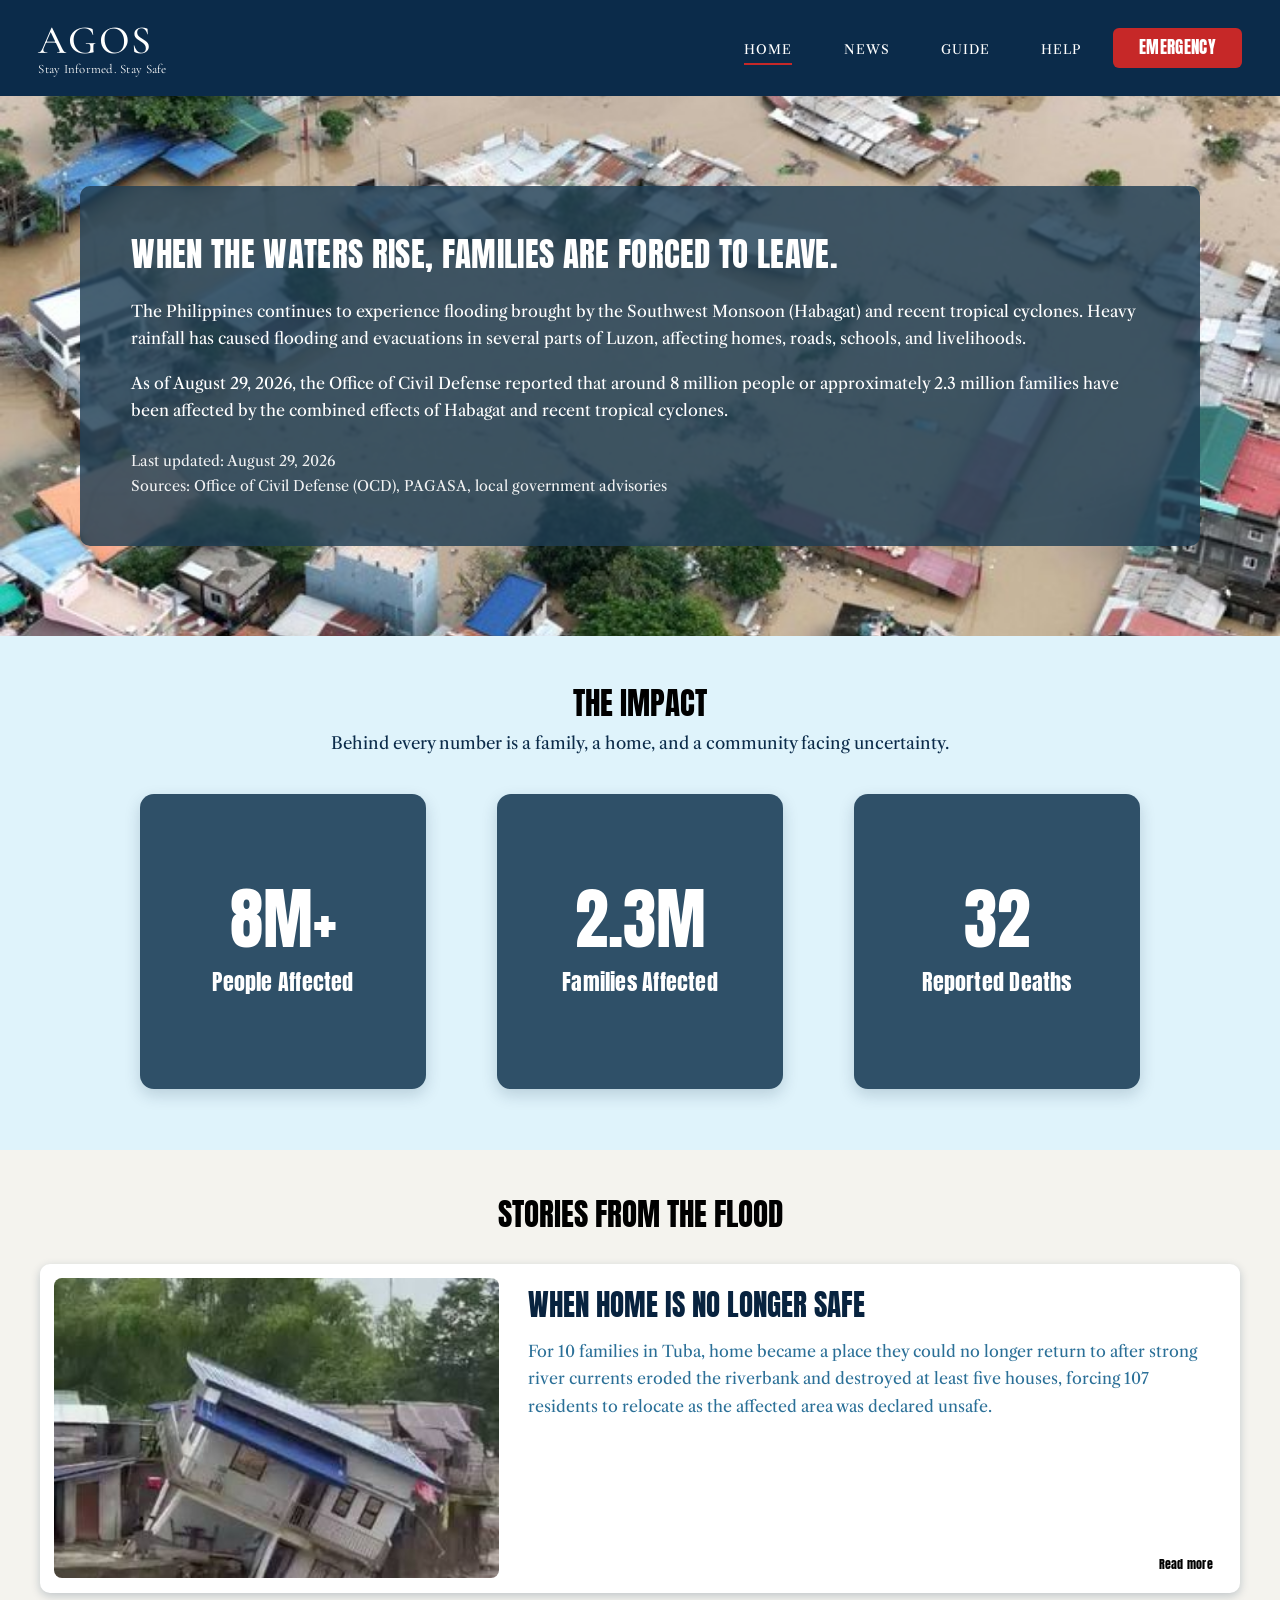
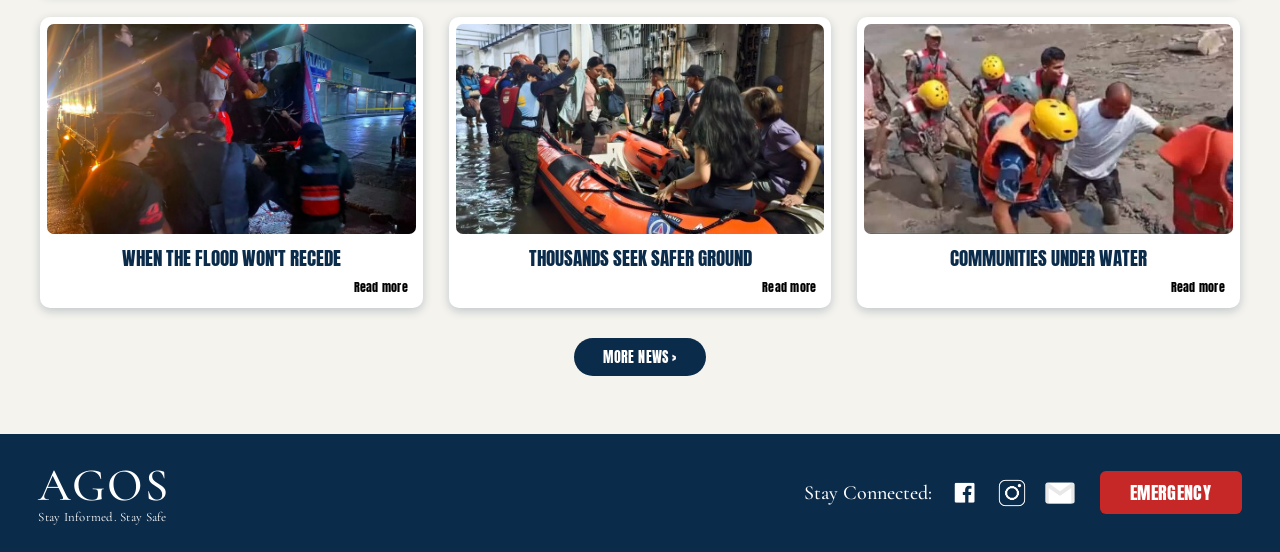
<file: index.html>
<!DOCTYPE html>
<html lang="en">
<head>
  <meta charset="UTF-8">
  <meta name="viewport" content="width=device-width, initial-scale=1">
  <link rel="icon" type="image/png" href="Figma_img/FAvicon.png">
  <title>AGOS</title>
  <meta name="description" content="AGOS: flood updates, stories and safety information for families affected by the 2026 Habagat flooding in the Philippines.">

  <link rel="preconnect" href="https://fonts.googleapis.com">
  <link rel="preconnect" href="https://fonts.gstatic.com" crossorigin>
  <link href="https://fonts.googleapis.com/css2?family=Anton&family=Cormorant+Garamond:wght@500;600&family=Libre+Caslon+Text&display=swap" rel="stylesheet">
  <link rel="stylesheet" href="styles.css">
</head>
<body>

  <header class="site-header" id="home">
    <div class="header-inner">
      <a class="logo" href="#home" aria-label="AGOS home">
        <span class="logo-name">AGOS</span>
        <span class="logo-tag">Stay Informed. Stay Safe</span>
      </a>

      <nav class="main-nav" aria-label="Main navigation">
        <ul>
          <li><a href="index.html" aria-current="page">Home</a></li>
          <li><a href="news.html">News</a></li>
          <li><a href="safety-guide.html">Guide</a></li>
          <li><a href="help.html">Help</a></li>
        </ul>
      </nav>

      <a class="btn-emergency header-emergency" href="emergency.html">Emergency</a>
    </div>
  </header>

  <main>
    <section class="hero" aria-labelledby="hero-title">
      <img class="hero-bg" src="Figma_img/Home1-2.jpg" alt="Aerial view of a flooded neighborhood in Marikina, Philippines">
      <div class="hero-card">
        <h1 id="hero-title">When the waters rise, families are forced to leave.</h1>
        <p>The Philippines continues to experience flooding brought by the Southwest Monsoon (Habagat) and recent tropical cyclones. Heavy rainfall has caused flooding and evacuations in several parts of Luzon, affecting homes, roads, schools, and livelihoods.</p>
        <p>As of August 29, 2026, the Office of Civil Defense reported that around 8 million people or approximately 2.3 million families have been affected by the combined effects of Habagat and recent tropical cyclones.</p>
        <p class="hero-meta">Last updated: August 29, 2026<br>Sources: Office of Civil Defense (OCD), PAGASA, local government advisories</p>
      </div>
    </section>

    <section class="impact" id="impact" aria-labelledby="impact-title">
      <h2 id="impact-title">The Impact</h2>
      <p class="impact-sub">Behind every number is a family, a home, and a community facing uncertainty.</p>

      <div class="stats">
        <article class="stat">
          <span class="stat-number"><span data-count="8" data-decimals="0">8</span>M+</span>
          <span class="stat-label">People Affected</span>
        </article>
        <article class="stat">
          <span class="stat-number"><span data-count="2.3" data-decimals="1">2.3</span>M</span>
          <span class="stat-label">Families Affected</span>
        </article>
        <article class="stat">
          <span class="stat-number"><span data-count="32" data-decimals="0">32</span></span>
          <span class="stat-label">Reported Deaths</span>
        </article>
      </div>
    </section>

    <section class="stories" id="stories" aria-labelledby="stories-title">
      <h2 id="stories-title">Stories from the Flood</h2>

      <div class="stories-inner">
          <article class="card card-featured">
          <img src="Figma_img/Home2.jpg" alt="A house tilting into a swollen, fast-moving river" loading="lazy">
          <div class="card-body">
            <h3>When home is no longer safe</h3>
            <p>For 10 families in Tuba, home became a place they could no longer return to after strong river currents eroded the riverbank and destroyed at least five houses, forcing 107 residents to relocate as the affected area was declared unsafe.</p>
            <a class="read-more" href="news.html">Read more</a>
          </div>
        </article>

        <div class="card-row">
          <article class="card card-small">
            <img src="Figma_img/Home3.webp" alt="Rescuers helping residents evacuate through floodwater" loading="lazy">
            <div class="card-body">
              <h3>When the flood won't recede</h3>
              <a class="read-more" href="news.html">Read more</a>
            </div>
          </article>

          <article class="card card-small">
            <img src="Figma_img/Home4.jpg" alt="Rescuers helping families board an inflatable boat in floodwater" loading="lazy">
            <div class="card-body">
              <h3>Thousands seek safer ground</h3>
              <a class="read-more" href="news.html">Read more</a>
            </div>
          </article>

          <article class="card card-small">
            <img src="Figma_img/Home5.jpg" alt="Rescuers helping residents climb onto a truck at night during the flood" loading="lazy">
            <div class="card-body">
              <h3>Communities under water</h3>
              <a class="read-more" href="news.html">Read more</a>
            </div>
          </article>
        </div>

        <a class="btn-more" href="news.html">More News <span aria-hidden="true">&rsaquo;</span></a>
      </div>
    </section>
  </main>

  <footer class="site-footer">
    <div class="footer-inner">
      <a class="logo logo-footer" href="#home" aria-label="AGOS home">
        <span class="logo-name">AGOS</span>
        <span class="logo-tag">Stay Informed. Stay Safe</span>
      </a>

      <div class="connect">
        <span class="connect-label">Stay Connected:</span>
        <ul class="social">
          <li><a href="https://www.facebook.com/janssen.murillo/" target="_blank" rel="noopener" aria-label="Facebook"><img src="Figma_img/FB.png" alt=""></a></li>
          <li><a href="https://www.instagram.com/jnsnmrll/" target="_blank" rel="noopener" aria-label="Instagram"><img src="Figma_img/IG.png" alt=""></a></li>
          <li><a href="mailto:jfmurillo@student.hau.edu.ph" aria-label="Email"><img class="icon-mail" src="Figma_img/GMAIL.png" alt=""></a></li>
        </ul>
      </div>

      <a class="btn-emergency footer-emergency" href="emergency.html">Emergency</a>
    </div>
  </footer>

  <script src="script.js"></script>
</body>
</html>
</file>
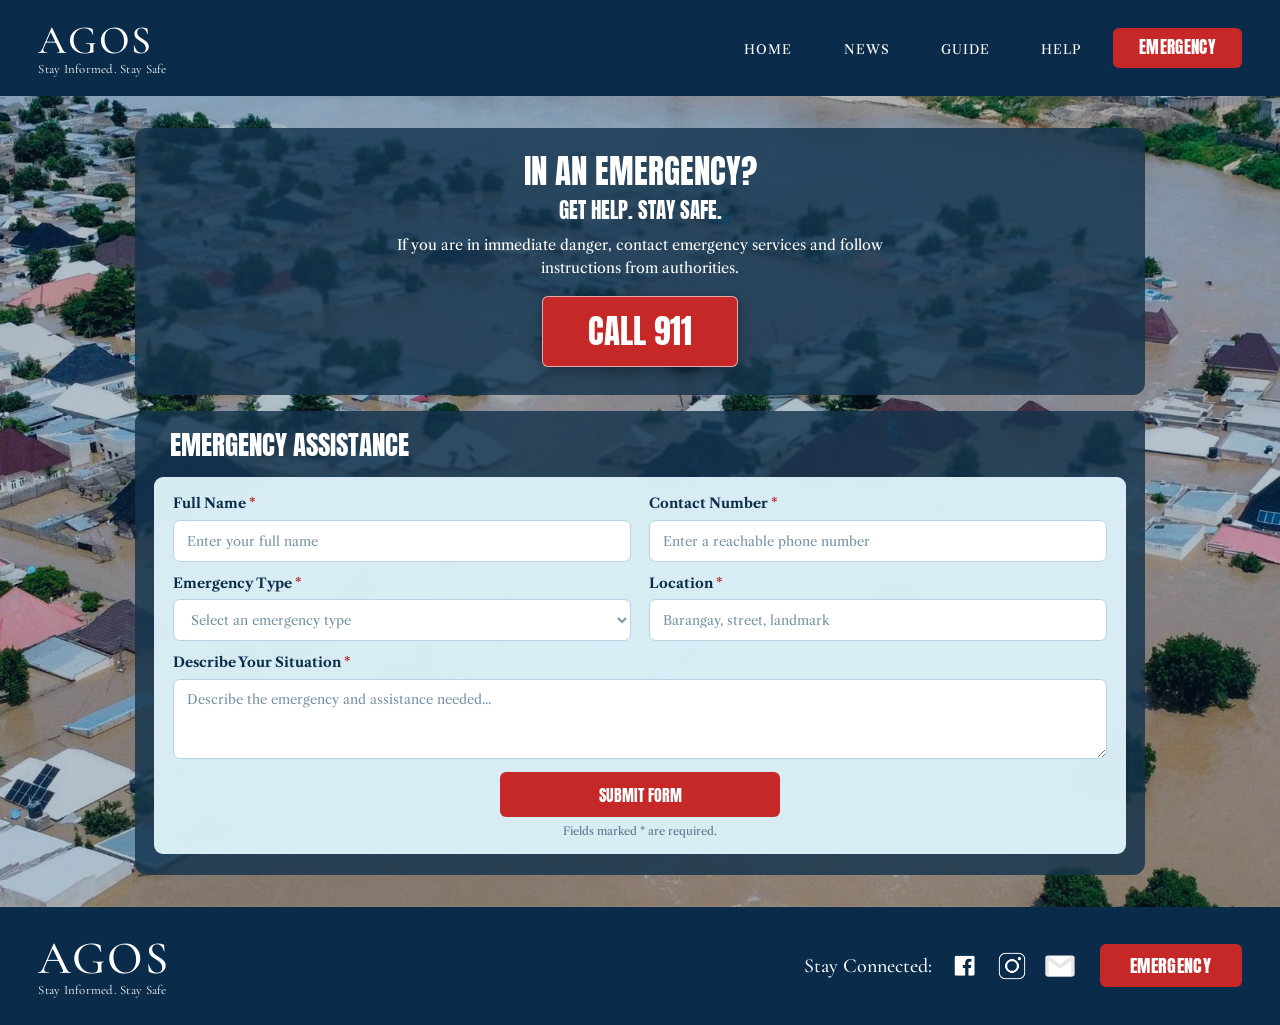
<file: emergency.html>
<!DOCTYPE html>
<html lang="en">
<head>
  <meta charset="UTF-8">
  <meta name="viewport" content="width=device-width, initial-scale=1">
  <link rel="icon" type="image/png" href="Figma_img/FAvicon.png">

  <title>Emergency | AGOS</title>

  <meta name="description" content="In an emergency, call 911 and follow instructions from authorities. The emergency assistance form is not connected to emergency services and does not send reports.">

  <link rel="preconnect" href="https://fonts.googleapis.com">
  <link rel="preconnect" href="https://fonts.gstatic.com" crossorigin>

  <link href="https://fonts.googleapis.com/css2?family=Anton&family=Cormorant+Garamond:wght@500;600&family=Libre+Caslon+Text&display=swap" rel="stylesheet">

  <link rel="stylesheet" href="styles.css">
</head>

<body class="page-emergency">

  <header class="site-header" id="home">
    <div class="header-inner">

      <a class="logo" href="index.html" aria-label="AGOS home">
        <span class="logo-name">AGOS</span>
        <span class="logo-tag">Stay Informed. Stay Safe</span>
      </a>

      <nav class="main-nav" aria-label="Main navigation">
        <ul>
          <li><a href="index.html">Home</a></li>
          <li><a href="news.html">News</a></li>
          <li><a href="safety-guide.html">Guide</a></li>
          <li><a href="help.html">Help</a></li>
        </ul>
      </nav>

      <a class="btn-emergency header-emergency"
         href="emergency.html"
         aria-current="page">
        Emergency
      </a>

    </div>
  </header>

  <main class="emergency-main"
        style="--page-bg: url('Figma_img/Safety-guide1.webp')">

    <div class="emergency-inner">

      <section class="em-panel em-alert"
               aria-labelledby="em-title">

        <h1 id="em-title">In an emergency?</h1>

        <p class="em-tagline">Get help. Stay safe.</p>

        <p class="em-text">
          If you are in immediate danger, contact emergency
          services and follow instructions from authorities.
        </p>

        <a class="btn-call" href="tel:911">Call 911</a>

      </section>

      <section class="em-panel em-contacts"
               aria-labelledby="assistance-title">

        <div class="assistance-heading">
          <h2 id="assistance-title">
            Emergency Assistance
          </h2>
        </div>

        <div class="emergency-form" role="form" aria-label="Emergency assistance request">

          <div class="form-field">
            <label for="full-name">
              Full Name <span aria-hidden="true">*</span>
            </label>

            <input
              id="full-name"
              name="full_name"
              type="text"
              autocomplete="name"
              placeholder="Enter your full name"
              required
            >
          </div>

          <div class="form-field">
            <label for="contact-number">
              Contact Number <span aria-hidden="true">*</span>
            </label>

            <input
              id="contact-number"
              name="contact_number"
              type="tel"
              autocomplete="tel"
              placeholder="Enter a reachable phone number"
              required
            >
          </div>

          <div class="form-field">
            <label for="emergency-type">
              Emergency Type <span aria-hidden="true">*</span>
            </label>

            <select id="emergency-type"
                    name="emergency_type"
                    required>

              <option value="" selected disabled>
                Select an emergency type
              </option>

              <option value="flooding">Flooding</option>
              <option value="trapped-person">Person trapped</option>
              <option value="medical-emergency">
                Medical emergency
              </option>
              <option value="evacuation-assistance">
                Evacuation assistance
              </option>
              <option value="other">Other</option>

            </select>
          </div>

          <div class="form-field">
            <label for="location">
              Location <span aria-hidden="true">*</span>
            </label>

            <input
              id="location"
              name="location"
              type="text"
              autocomplete="street-address"
              placeholder="Barangay, street, landmark"
              required
            >
          </div>

          <div class="form-field form-field-full">
            <label for="situation">
              Describe Your Situation
              <span aria-hidden="true">*</span>
            </label>

            <textarea
              id="situation"
              name="situation"
              rows="3"
              placeholder="Describe the emergency and assistance needed..."
              required
            ></textarea>
          </div>

          <div class="form-submit">

            <button class="btn-submit-report" type="button">
              Submit Form
            </button>

            <p class="form-note">
              Fields marked * are required.
            </p>
            <p class="form-status" role="status" aria-live="polite" hidden></p>

          </div>

        </div>
      </section>

    </div>
  </main>

  <footer class="site-footer">
    <div class="footer-inner">

      <a class="logo logo-footer"
         href="index.html"
         aria-label="AGOS home">

        <span class="logo-name">AGOS</span>
        <span class="logo-tag">Stay Informed. Stay Safe</span>

      </a>

      <div class="connect">
        <span class="connect-label">Stay Connected:</span>

        <ul class="social">

          <li>
            <a href="https://www.facebook.com/janssen.murillo/"
               target="_blank"
               rel="noopener"
               aria-label="Facebook">
              <img src="Figma_img/FB.png" alt="">
            </a>
          </li>

          <li>
            <a href="https://www.instagram.com/jnsnmrll/"
               target="_blank"
               rel="noopener"
               aria-label="Instagram">
              <img src="Figma_img/IG.png" alt="">
            </a>
          </li>

          <li>
            <a href="mailto:jfmurillo@student.hau.edu.ph"
               aria-label="Email">
              <img class="icon-mail"
                   src="Figma_img/GMAIL.png"
                   alt="">
            </a>
          </li>

        </ul>
      </div>

      <a class="btn-emergency footer-emergency"
         href="emergency.html"
         aria-current="page">
        Emergency
      </a>

    </div>
  </footer>

  <script src="script.js"></script>

</body>
</html>
</file>
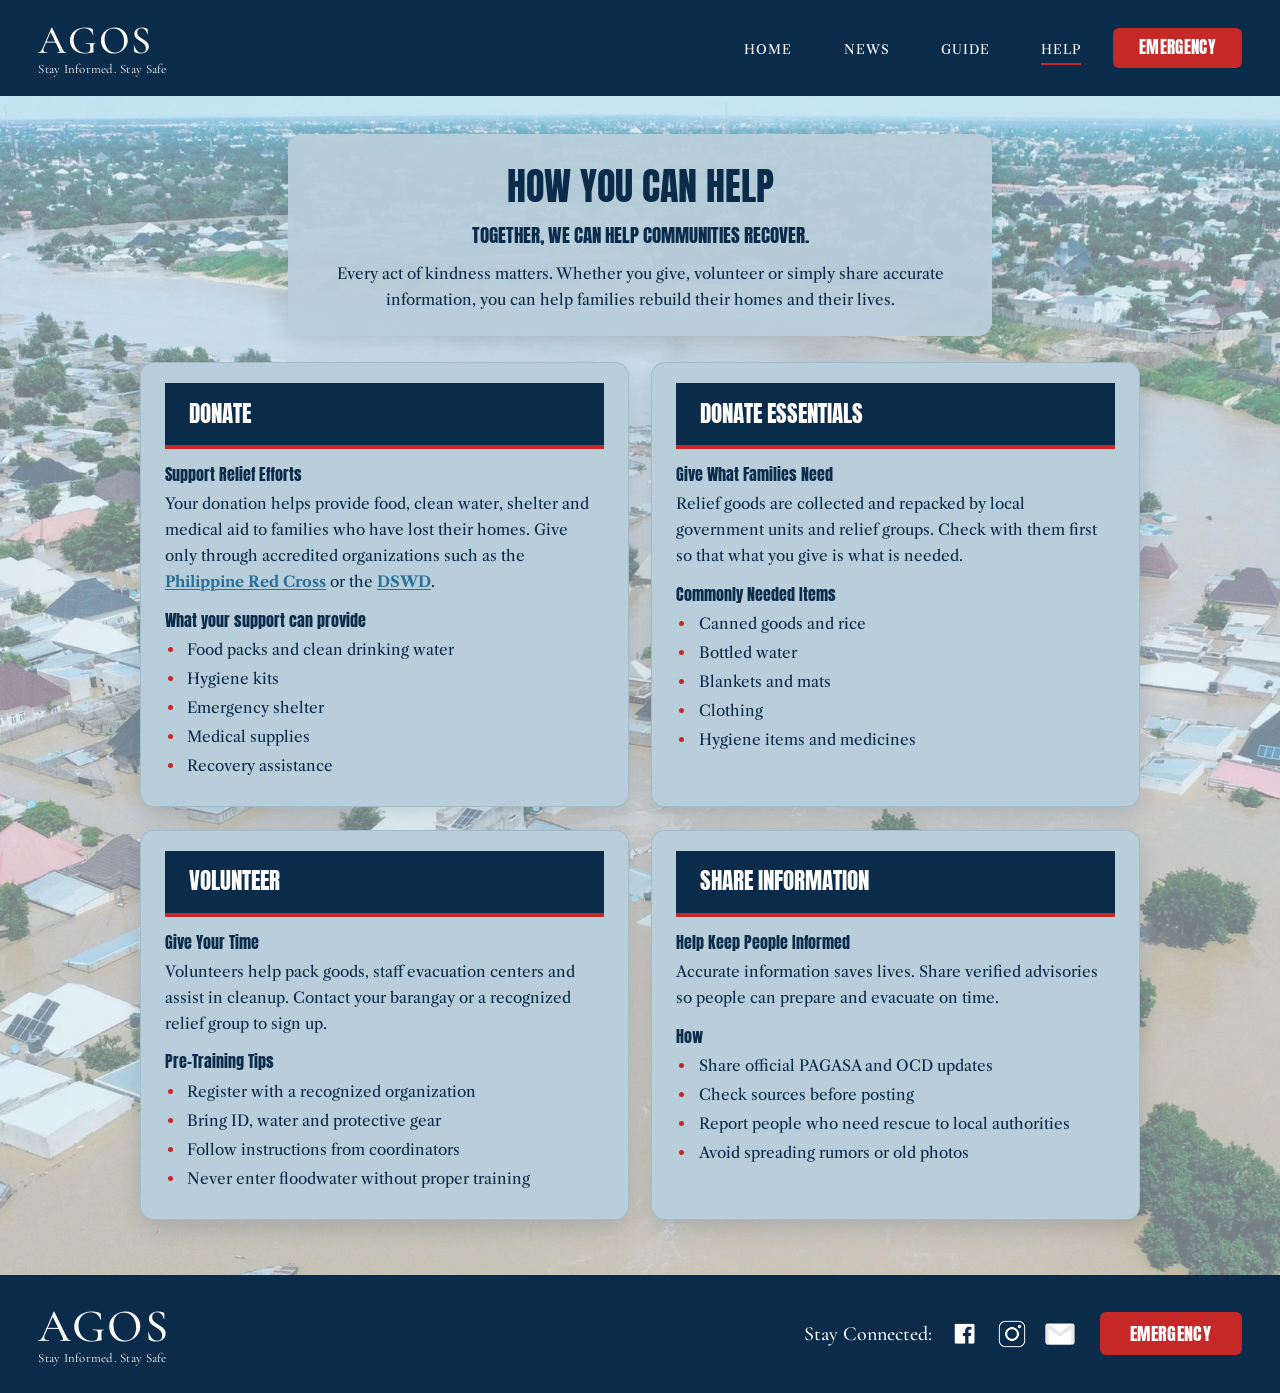
<file: help.html>
<!DOCTYPE html>
<html lang="en">
<head>
  <meta charset="UTF-8">
  <meta name="viewport" content="width=device-width, initial-scale=1">
  <link rel="icon" type="image/png" href="Figma_img/FAvicon.png">
  <title>Help | AGOS</title>
  <meta name="description" content="Donate, volunteer and share verified information to help communities recover from the flood.">
  <link rel="preconnect" href="https://fonts.googleapis.com">
  <link rel="preconnect" href="https://fonts.gstatic.com" crossorigin>
  <link href="https://fonts.googleapis.com/css2?family=Anton&family=Cormorant+Garamond:wght@500;600&family=Libre+Caslon+Text&display=swap" rel="stylesheet">
  <link rel="stylesheet" href="styles.css">
</head>
<body class="page-help">

  <header class="site-header" id="home">
    <div class="header-inner">
      <a class="logo" href="index.html" aria-label="AGOS home">
        <span class="logo-name">AGOS</span>
        <span class="logo-tag">Stay Informed. Stay Safe</span>
      </a>
      <nav class="main-nav" aria-label="Main navigation">
        <ul>
          <li><a href="index.html">Home</a></li>
          <li><a href="news.html">News</a></li>
          <li><a href="safety-guide.html">Guide</a></li>
          <li><a href="help.html" aria-current="page">Help</a></li>
        </ul>
      </nav>
      <a class="btn-emergency header-emergency" href="emergency.html">Emergency</a>
    </div>
  </header>

  <main class="bg-page help-page" style="--page-bg: url('Figma_img/Safety-guide1.webp')">
    <div class="bg-page-inner">
      <header class="page-head page-head-dark">
        <h1>How You Can Help</h1>
        <h2 class="page-tagline">Together, we can help communities recover.</h2>
        <p>Every act of kindness matters. Whether you give, volunteer or simply share accurate information, you can help families rebuild their homes and their lives.</p>
      </header>

      <div class="help-grid">
        <article class="help-panel">
          <div class="help-panel-inner">
            <h2>Donate</h2>
            <h3>Support Relief Efforts</h3>
            <p>Your donation helps provide food, clean water, shelter and medical aid to families who have lost their homes. Give only through accredited organizations such as the <a href="https://redcross.org.ph" target="_blank" rel="noopener">Philippine Red Cross</a> or the <a href="https://www.dswd.gov.ph" target="_blank" rel="noopener">DSWD</a>.</p>
            <h3>What your support can provide</h3>
            <ul>
              <li>Food packs and clean drinking water</li>
              <li>Hygiene kits</li>
              <li>Emergency shelter</li>
              <li>Medical supplies</li>
              <li>Recovery assistance</li>
            </ul>
          </div>
        </article>
        <article class="help-panel">
          <div class="help-panel-inner">
            <h2>Donate Essentials</h2>
            <h3>Give What Families Need</h3>
            <p>Relief goods are collected and repacked by local government units and relief groups. Check with them first so that what you give is what is needed.</p>
            <h3>Commonly Needed Items</h3>
            <ul>
              <li>Canned goods and rice</li>
              <li>Bottled water</li>
              <li>Blankets and mats</li>
              <li>Clothing</li>
              <li>Hygiene items and medicines</li>
            </ul>
          </div>
        </article>
        <article class="help-panel">
          <div class="help-panel-inner">
            <h2>Volunteer</h2>
            <h3>Give Your Time</h3>
            <p>Volunteers help pack goods, staff evacuation centers and assist in cleanup. Contact your barangay or a recognized relief group to sign up.</p>
            <h3>Pre-Training Tips</h3>
            <ul>
              <li>Register with a recognized organization</li>
              <li>Bring ID, water and protective gear</li>
              <li>Follow instructions from coordinators</li>
              <li>Never enter floodwater without proper training</li>
            </ul>
          </div>
        </article>
        <article class="help-panel">
          <div class="help-panel-inner">
            <h2>Share Information</h2>
            <h3>Help Keep People Informed</h3>
            <p>Accurate information saves lives. Share verified advisories so people can prepare and evacuate on time.</p>
            <h3>How</h3>
            <ul>
              <li>Share official PAGASA and OCD updates</li>
              <li>Check sources before posting</li>
              <li>Report people who need rescue to local authorities</li>
              <li>Avoid spreading rumors or old photos</li>
            </ul>
          </div>
        </article>
      </div>
    </div>
  </main>

  <footer class="site-footer">
    <div class="footer-inner">
      <a class="logo logo-footer" href="index.html" aria-label="AGOS home">
        <span class="logo-name">AGOS</span>
        <span class="logo-tag">Stay Informed. Stay Safe</span>
      </a>
      <div class="connect">
        <span class="connect-label">Stay Connected:</span>
        <ul class="social">
          <li><a href="https://www.facebook.com/janssen.murillo/" target="_blank" rel="noopener" aria-label="Facebook"><img src="Figma_img/FB.png" alt=""></a></li>
          <li><a href="https://www.instagram.com/jnsnmrll/" target="_blank" rel="noopener" aria-label="Instagram"><img src="Figma_img/IG.png" alt=""></a></li>
          <li><a href="mailto:jfmurillo@student.hau.edu.ph" aria-label="Email"><img class="icon-mail" src="Figma_img/GMAIL.png" alt=""></a></li>
        </ul>
      </div>
      <a class="btn-emergency footer-emergency" href="emergency.html">Emergency</a>
    </div>
  </footer>

  <script src="script.js"></script>
</body>
</html>
</file>
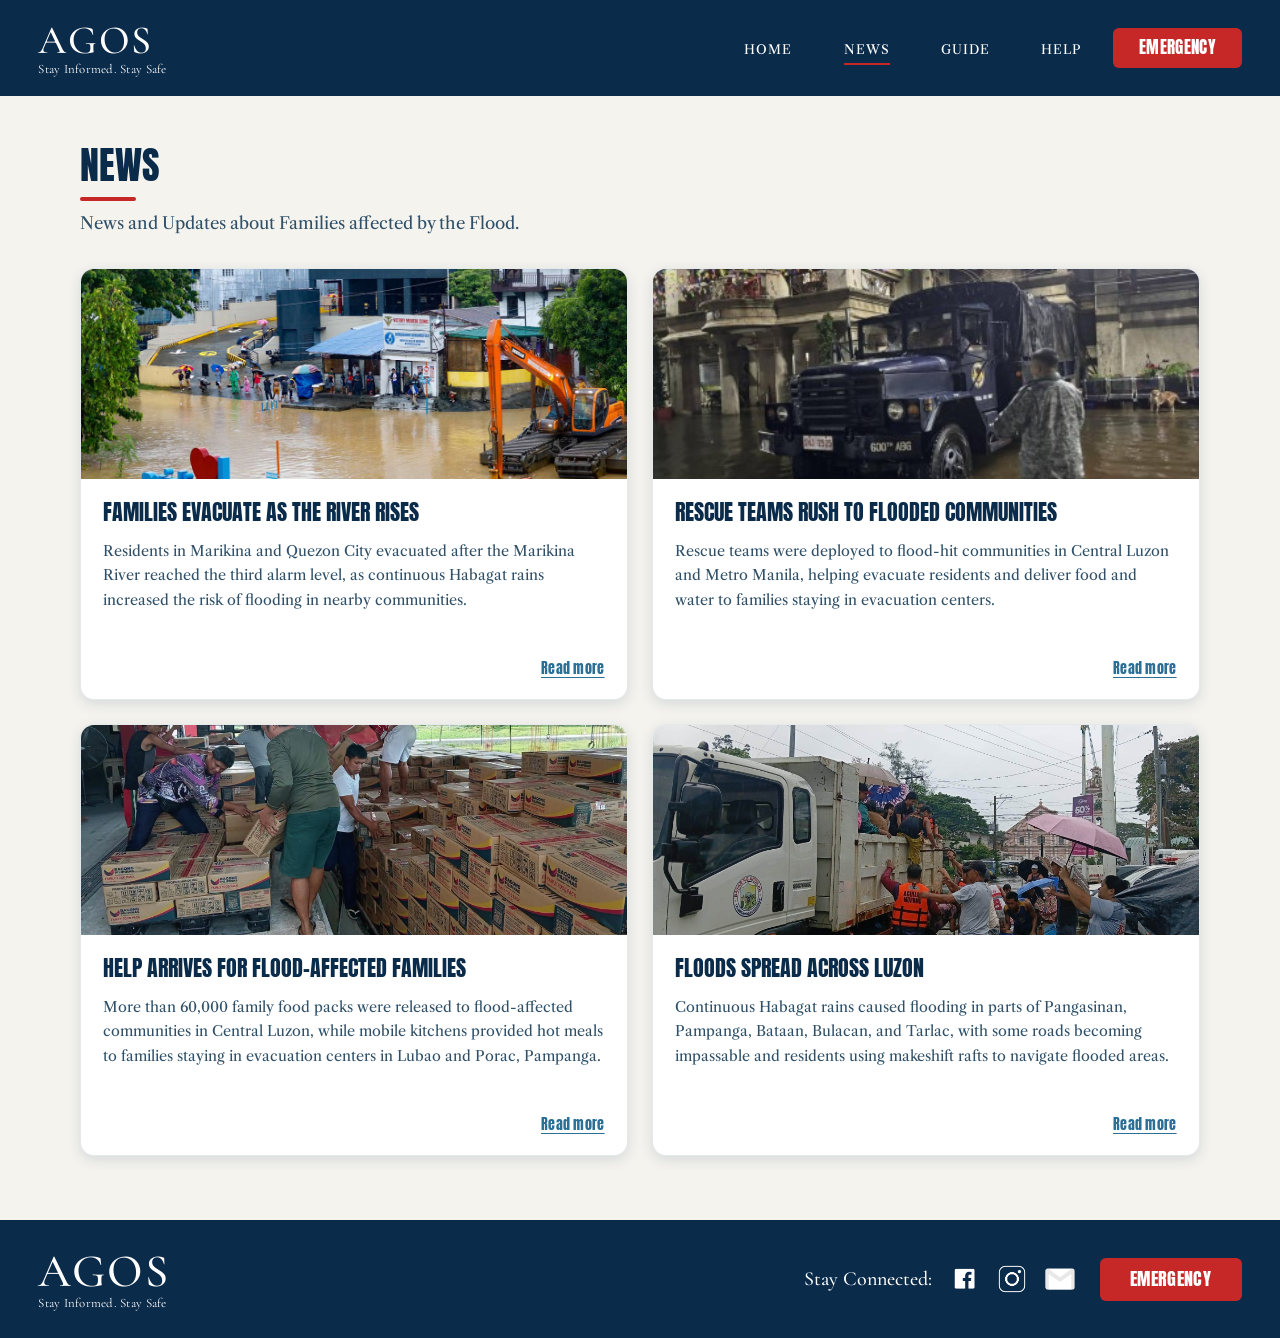
<file: news.html>
<!DOCTYPE html>
<html lang="en">
<head>
  <meta charset="UTF-8">
  <meta name="viewport" content="width=device-width, initial-scale=1">
  <link rel="icon" type="image/png" href="Figma_img/FAvicon.png">
  <title>News | AGOS</title>
  <meta name="description" content="News and updates about families affected by the flood.">
  <link rel="preconnect" href="https://fonts.googleapis.com">
  <link rel="preconnect" href="https://fonts.gstatic.com" crossorigin>
  <link href="https://fonts.googleapis.com/css2?family=Anton&family=Cormorant+Garamond:wght@500;600&family=Libre+Caslon+Text&display=swap" rel="stylesheet">
  <link rel="stylesheet" href="styles.css">
</head>
<body class="page-news">

  <header class="site-header" id="home">
    <div class="header-inner">
      <a class="logo" href="index.html" aria-label="AGOS home">
        <span class="logo-name">AGOS</span>
        <span class="logo-tag">Stay Informed. Stay Safe</span>
      </a>
      <nav class="main-nav" aria-label="Main navigation">
        <ul>
          <li><a href="index.html">Home</a></li>
          <li><a href="news.html" aria-current="page">News</a></li>
          <li><a href="safety-guide.html">Guide</a></li>
          <li><a href="help.html">Help</a></li>
        </ul>
      </nav>
      <a class="btn-emergency header-emergency" href="emergency.html">Emergency</a>
    </div>
  </header>

  <main class="news-main">
    <div class="news-inner">
      <h1 class="page-title-left">News</h1>
      <p class="page-sub">News and Updates about Families affected by the Flood.</p>

      <div class="news-list">
        <article class="news-card">
          <img src="Figma_img/News1.jpg" alt="Aerial view of a flooded street in Marikina with an excavator in the water" loading="lazy">
          
          <div class="news-body">
            <h2>FAMILIES EVACUATE AS THE RIVER RISES</h2>
            <p>Residents in Marikina and Quezon City evacuated after the Marikina River reached the third alarm level, as continuous Habagat rains increased the risk of flooding in nearby communities.</p>
            <a class="read-more" href="https://www.abs-cbn.com/news/nation/2026/8/30/marikina-and-quezon-city-residents-evacuate-as-marikina-river-hits-3rd-alarm-0844" target="_blank" rel="noopener noreferrer">Read more</a>
          </div>
        </article>
        <article class="news-card">
          <img src="Figma_img/News2.jpeg" alt="A military truck standing in floodwater as a soldier wades beside it" loading="lazy">
          <div class="news-body">
            <h2>RESCUE TEAMS RUSH TO FLOODED COMMUNITIES</h2>
            <p>Rescue teams were deployed to flood-hit communities in Central Luzon and Metro Manila, helping evacuate residents and deliver food and water to families staying in evacuation centers.</p>
            <a class="read-more" href="https://www.pna.gov.ph/articles/1282949" target="_blank" rel="noopener noreferrer">Read more</a>
          </div>
        </article>
        <article class="news-card">
          <img src="Figma_img/News3.jpg" alt="Volunteers unloading boxes of family food packs from a truck" loading="lazy">
          <div class="news-body">
            <h2>Help Arrives for Flood-Affected Families</h2>
            <p>More than 60,000 family food packs were released to flood-affected communities in Central Luzon, while mobile kitchens provided hot meals to families staying in evacuation centers in Lubao and Porac, Pampanga.</p>
            <a class="read-more" href="https://www.dswd.gov.ph/news/60000-family-food-packs-released-to-central-luzon-amid-habagat-dswd" target="_blank" rel="noopener noreferrer">Read more</a>
          </div>
        </article>
        <article class="news-card">
          <img src="Figma_img/News4.jpg" alt="Residents boarding a rescue truck in the rain while holding umbrellas" loading="lazy">
          <div class="news-body">
            <h2>Floods Spread Across Luzon</h2>
            <p>Continuous Habagat rains caused flooding in parts of Pangasinan, Pampanga, Bataan, Bulacan, and Tarlac, with some roads becoming impassable and residents using makeshift rafts to navigate flooded areas.</p>
            <a class="read-more" href="https://www.gmanetwork.com/news/topstories/nation/1000363/habagat-rains-persist-trigger-flooding-evacuations-in-parts-of-luzon/story/" target="_blank" rel="noopener noreferrer">Read more</a>
          </div>
        </article>
      </div>
    </div>
  </main>

  <footer class="site-footer">
    <div class="footer-inner">
      <a class="logo logo-footer" href="index.html" aria-label="AGOS home">
        <span class="logo-name">AGOS</span>
        <span class="logo-tag">Stay Informed. Stay Safe</span>
      </a>
      <div class="connect">
        <span class="connect-label">Stay Connected:</span>
        <ul class="social">
          <li><a href="https://www.facebook.com/janssen.murillo/" target="_blank" rel="noopener" aria-label="Facebook"><img src="Figma_img/FB.png" alt=""></a></li>
          <li><a href="https://www.instagram.com/jnsnmrll/" target="_blank" rel="noopener" aria-label="Instagram"><img src="Figma_img/IG.png" alt=""></a></li>
          <li><a href="mailto:jfmurillo@student.hau.edu.ph" aria-label="Email"><img class="icon-mail" src="Figma_img/GMAIL.png" alt=""></a></li>
        </ul>
      </div>
      <a class="btn-emergency footer-emergency" href="emergency.html">Emergency</a>
    </div>
  </footer>

  <script src="script.js"></script>
</body>
</html>
</file>
<file: styles.css>
:root {
  --navy: #0b2b4a;
  --slate: #2f5068;
  --sky: #dff3fb;
  --cream: #f4f3ee;
  --white: #ffffff;
  --coral: #c62828;
  --coral-dark: #8e1b1b;
  --ink: #0b2b4a;
  --link-blue: #2a6f97;

  --font-display: "Anton", "Impact", "Arial Narrow Bold", sans-serif;
  --font-serif: "Libre Caslon Text", "Georgia", "Times New Roman", serif;
  --font-logo: "Cormorant Garamond", "Garamond", "Georgia", serif;
}

*,
*::before,
*::after {
  box-sizing: border-box;
}

html {
  scroll-behavior: smooth;
}

body {
  margin: 0;
  font-family: var(--font-serif);
  color: var(--ink);
  background: var(--cream);
  line-height: 1.5;
  -webkit-font-smoothing: antialiased;
}

img {
  display: block;
  max-width: 100%;
}
a {
  color: inherit;
}
ul {
  list-style: none;
  margin: 0;
  padding: 0;
}
h1, h2, h3, p {
  margin: 0;
}

:focus-visible {
  outline: 3px solid #ffd166;
  outline-offset: 3px;
}

.btn-emergency {
  font-family: var(--font-display);
  font-size: 1.05rem;
  letter-spacing: .02em;
  text-transform: uppercase;
  color: var(--white);
  background: var(--coral);
  border: 0;
  border-radius: 6px;
  padding: .55rem 1.6rem;
  cursor: pointer;
  transition: background .2s, transform .2s;
}
.btn-emergency:hover {
  background: var(--coral-dark);
  transform: translateY(-1px);
}

.logo {
  display: inline-flex;
  flex-direction: column;
  text-decoration: none;
  color: var(--white);
  line-height: 1;
}
.logo-name {
  font-family: var(--font-logo);
  font-weight: 500;
  font-size: 2.5rem;
  letter-spacing: .04em;
}
.logo-tag  {
  font-family: var(--font-logo);
  font-size: .8rem;
  letter-spacing: .02em;
  margin-top: .15rem;
}

.site-header {
  width: 100%;
  background: var(--navy);
  color: var(--white);
  position: relative;
  z-index: 10;
}
.header-inner {
  width: 100%;
  max-width: 1600px;
  margin: 0 auto;
  height: 96px;
  padding: 0 clamp(24px, 3vw, 72px);
  display: flex;
  align-items: center;
  justify-content: space-between;
  gap: 2rem;
}
.main-nav {
  margin-left: auto;
}
.main-nav ul {
  display: flex;
  gap: 3.2rem;
}
.main-nav a {
  font-family: var(--font-serif);
  font-size: .8rem;
  letter-spacing: .08em;
  text-transform: uppercase;
  text-decoration: none;
  padding: .4rem 0;
  border-bottom: 2px solid transparent;
  transition: border-color .2s;
}
.main-nav a:hover {
  border-color: var(--coral);
}

.hero {
  position: relative;
  background: var(--slate);
  min-height: 540px;
  display: flex;
  align-items: center;
  padding: 3rem clamp(24px, 6.25vw, 80px);
  overflow: hidden;
}
.hero-bg {
  position: absolute;
  inset: 0;
  width: 100%;
  height: 100%;
  object-fit: cover;
  object-position: center;
}
.hero-card {
  position: relative;
  width: 100%;
  max-width: 1200px;
  margin: 0 auto;
  padding: 3rem clamp(2.2rem, 4vw, 3.8rem);
  background: rgba(31, 61, 84, .82);
  border-radius: 10px;
  color: var(--white);
  backdrop-filter: blur(1px);
}
.hero-card h1 {
  font-family: var(--font-display);
  font-weight: 400;
  text-transform: uppercase;
  font-size: clamp(1.8rem, 2.6vw, 2.35rem);
  letter-spacing: .01em;
  line-height: 1.25;
  margin-bottom: 1.4rem;
}
.hero-card p {
  font-size: clamp(1rem, 1.25vw, 1.1rem);
  line-height: 1.7;
  margin-bottom: 1.1rem;
}
.hero-card .hero-meta {
  font-size: .9rem;
  margin: 1.6rem 0 0;
  opacity: .92;
}

.impact {
  background: var(--sky);
  text-align: center;
  padding: 3.2rem 24px 3.8rem;
}
.impact h2,
.stories h2 {
  font-family: var(--font-display);
  font-weight: 400;
  text-transform: uppercase;
  color: #000;
  font-size: clamp(1.7rem, 2.4vw, 2.1rem);
  line-height: 1.1;
}
.impact-sub {
  margin-top: .6rem;
  font-size: 1.05rem;
}

.stats {
  max-width: 1000px;
  margin: 2.4rem auto 0;
  display: grid;
  grid-template-columns: repeat(3, 286px);
  justify-content: space-between;
  gap: 2rem;
}
.stat {
  background: var(--slate);
  color: var(--white);
  border-radius: 14px;
  height: 295px;
  display: flex;
  flex-direction: column;
  align-items: center;
  justify-content: center;
  gap: .9rem;
  box-shadow: 0 6px 16px rgba(11, 43, 74, .18);
}
.stat-number {
  font-family: var(--font-display);
  font-size: 4.2rem;
  line-height: 1;
  font-variant-numeric: tabular-nums;
}
.stat-label {
  font-family: var(--font-display);
  font-size: 1.35rem;
  letter-spacing: .01em;
}

.stories {
  background: var(--cream);
  padding: 3rem 32px 3.6rem;
  text-align: center;
}
.stories-inner {
  max-width: 1200px;
  margin: 2rem auto 0;
  display: flex;
  flex-direction: column;
  align-items: center;
  gap: 1.5rem;
}

.card {
  background: var(--white);
  border-radius: 10px;
  box-shadow: 0 3px 10px rgba(11, 43, 74, .22);
  overflow: hidden;
  text-align: left;
  transition: transform .2s, box-shadow .2s;
}
.card:hover {
  transform: translateY(-3px);
  box-shadow: 0 8px 20px rgba(11, 43, 74, .28);
}
.card img {
  object-fit: cover;
  width: 100%;
}

.card h3 {
  font-family: var(--font-display);
  font-weight: 400;
  text-transform: uppercase;
  color: var(--navy);
  line-height: 1.2;
}
.read-more {
  font-family: var(--font-display);
  font-size: .72rem;
  letter-spacing: .02em;
  color: #000;
  text-decoration: none;
  align-self: flex-end;
}
.read-more:hover {
  color: var(--coral);
}

.card-featured {
  width: 100%;
  display: grid;
  grid-template-columns: minmax(340px, 38%) 1fr;
  gap: 1.8rem;
  padding: .9rem;
}
.card-featured img {
  height: 300px;
  border-radius: 8px;
  object-position: center 40%;
}
.card-featured .card-body {
  display: flex;
  flex-direction: column;
  padding: .6rem .8rem .3rem 0;
}
.card-featured h3 {
  font-size: 1.8rem;
  color: #08233f;
  margin-bottom: 1rem;
}
.card-featured p {
  font-size: 1rem;
  line-height: 1.7;
  color: var(--link-blue);
  flex: 1;
}

.card-row {
  width: 100%;
  display: grid;
  grid-template-columns: repeat(3, 1fr);
  gap: 1.6rem;
}
.card-small {
  display: flex;
  flex-direction: column;
  padding: .45rem .45rem .7rem;
}
.card-small img {
  height: 210px;
  border-radius: 7px;
}
.card-small .card-body {
  display: flex;
  flex-direction: column;
  align-items: stretch;
  flex: 1;
  padding: .8rem .5rem 0;
  text-align: center;
}
.card-small h3 {
  font-size: 1.2rem;
  margin-bottom: .6rem;
  flex: 1;
}

.btn-more {
  font-family: var(--font-display);
  font-size: .85rem;
  letter-spacing: .03em;
  text-transform: uppercase;
  text-decoration: none;
  color: var(--white);
  background: var(--navy);
  padding: .55rem 1.8rem;
  border-radius: 999px;
  margin-top: .4rem;
  transition: background .2s;
}
.btn-more:hover {
  background: var(--slate);
}

.site-footer {
  width: 100%;
  background: var(--navy);
  color: var(--white);
}
.footer-inner {
  width: 100%;
  max-width: 1600px;
  margin: 0 auto;
  min-height: 118px;
  padding: 1.4rem clamp(24px, 3vw, 72px);
  display: flex;
  align-items: center;
  justify-content: space-between;
  gap: 1.5rem;
}
.logo-footer .logo-name {
  font-size: 2.9rem;
}
.connect {
  display: flex;
  align-items: center;
  gap: 1rem;
  margin-left: auto;
}
.connect-label {
  font-family: var(--font-logo);
  font-size: 1.25rem;
  font-weight: 500;
}
.social {
  display: flex;
  align-items: center;
  gap: .9rem;
}
.social a {
  display: block;
  transition: transform .2s, opacity .2s;
}
.social a:hover {
  transform: translateY(-2px);
  opacity: .85;
}
.social img {
  height: 34px;
  width: auto;
}
.social .icon-mail {
  height: 32px;
}
.footer-emergency {
  font-size: 1.15rem;
  padding: .6rem 1.9rem;
}

.main-nav a[aria-current="page"] {
  border-color: var(--coral);
}

.news-main {
  background: var(--cream);
  padding: 3rem 32px 4rem;
}
.news-inner {
  max-width: 1120px;
  margin: 0 auto;
}
.page-title-left {
  font-family: var(--font-display);
  font-weight: 400;
  text-transform: uppercase;
  color: var(--navy);
  font-size: clamp(2rem, 3vw, 2.6rem);
  line-height: 1.1;
}
.news-inner > .page-title-left::after {
  content: "";
  display: block;
  width: 3.5rem;
  height: 4px;
  margin-top: .65rem;
  background: var(--coral);
  border-radius: 999px;
}
.page-sub {
  margin: .65rem 0 2rem;
  color: var(--slate);
  font-size: 1.05rem;
}

.news-list {
  display: grid;
  grid-template-columns: repeat(2, minmax(0, 1fr));
  gap: 1.5rem;
}
.news-card {
  display: grid;
  grid-template-columns: 1fr;
  grid-template-rows: 210px 1fr;
  background: var(--white);
  border: 1px solid rgba(11, 43, 74, .1);
  border-radius: 14px;
  box-shadow: 0 4px 14px rgba(11, 43, 74, .12);
  overflow: hidden;
  transition: transform .2s, box-shadow .2s;
}
.news-card:hover {
  transform: translateY(-4px);
  box-shadow: 0 10px 24px rgba(11, 43, 74, .2);
}
.news-card img {
  width: 100%;
  height: 210px;
  min-height: 0;
  object-fit: cover;
}
.news-body {
  display: flex;
  flex-direction: column;
  min-height: 220px;
  padding: 1.3rem 1.4rem 1.2rem;
}
.news-body h2 {
  font-family: var(--font-display);
  font-weight: 400;
  color: var(--navy);
  text-transform: uppercase;
  font-size: 1.35rem;
  line-height: 1.2;
  margin-bottom: .8rem;
}
.news-body p {
  font-size: .9rem;
  line-height: 1.7;
  color: var(--slate);
  flex: 1;
}
.news-body .read-more {
  margin-top: 1rem;
  color: var(--link-blue);
  font-size: .9rem;
  text-decoration: underline;
  text-underline-offset: 3px;
}

.bg-page {
  background-color: var(--navy);
  background-image: var(--bg-overlay), var(--page-bg, none);
  background-size: cover;
  background-position: center top;
  padding: 2.4rem 24px 3.4rem;
}
.guide-page {
  --bg-overlay: linear-gradient(rgba(11, 43, 74, .80), rgba(11, 43, 74, .80));
}
.help-page  {
  --bg-overlay: linear-gradient(rgba(214, 232, 240, .55), rgba(214, 232, 240, .55));
}
.bg-page-inner {
  max-width: 1000px;
  margin: 0 auto;
  display: grid;
  gap: 1.6rem;
}

.page-head {
  text-align: center;
  color: var(--white);
}
.page-head h1 {
  font-family: var(--font-display);
  font-weight: 400;
  text-transform: uppercase;
  font-size: clamp(1.7rem, 2.6vw, 2.2rem);
}
.page-head p {
  margin-top: .4rem;
  font-size: 1rem;
}
.guide-emergency {
  padding: 1rem 1.25rem;
  border-left: 6px solid var(--coral);
  border-radius: 8px;
  background: var(--white);
  color: var(--navy);
  font-size: 1rem;
  line-height: 1.6;
}
.guide-emergency a {
  font-weight: 700;
  text-underline-offset: 3px;
}
.page-head-dark {
  color: var(--navy);
}
.page-head-dark h1 {
  font-size: clamp(1.9rem, 3vw, 2.6rem);
}
.page-tagline {
  font-family: var(--font-display);
  font-weight: 400;
  text-transform: uppercase;
  font-size: clamp(1rem, 1.5vw, 1.25rem);
  margin-top: .3rem;
}
.page-head-dark p {
  max-width: 640px;
  margin: .7rem auto 0;
  font-size: .85rem;
  line-height: 1.7;
}

.panel {
  background: rgba(238, 241, 243, .93);
  border-radius: 12px;
  padding: 1.2rem 1.4rem 1.5rem;
  box-shadow: 0 6px 18px rgba(0, 0, 0, .25);
}
.panel > h2,
.phase h3 {
  font-family: var(--font-display);
  font-weight: 400;
  text-transform: uppercase;
  color: var(--navy);
  text-align: center;
}
.panel > h2 {
  font-size: 1.4rem;
  margin-bottom: 1rem;
}
.guide-video-frame {
  width: min(100%, 800px);
  aspect-ratio: 16 / 9;
  margin: 0 auto;
  overflow: hidden;
  border-radius: 8px;
  background: var(--navy);
}
.guide-video-frame video {
  display: block;
  width: 100%;
  height: 100%;
  border: 0;
  object-fit: contain;
}

.levels {
  display: grid;
  grid-template-columns: repeat(3, 1fr);
  gap: 1rem;
}
.level {
  border-radius: 10px;
  padding: 1.4rem 1rem 1.2rem;
  text-align: center;
  display: flex;
  flex-direction: column;
  align-items: center;
  gap: .7rem;
}
.level-yellow {
  background: #efeba5;
}
.level-orange {
  background: #f4d2b2;
}
.level-red    {
  background: #f0b6b6;
}
.dot {
  width: 64px;
  height: 64px;
  border-radius: 50%;
}
.level-yellow .dot {
  background: #f5d416;
}
.level-orange .dot {
  background: #f0922b;
}
.level-red .dot    {
  background: #ee4b4b;
}
.level h3 {
  font-family: var(--font-display);
  font-weight: 400;
  text-transform: uppercase;
  font-size: 1.25rem;
  line-height: 1.15;
  color: #000;
}
.level p {
  font-size: .76rem;
  line-height: 1.55;
  padding-bottom: .7rem;
  border-bottom: 1px solid rgba(0, 0, 0, .25);
  width: 100%;
  flex: 1;
}
.level strong {
  font-family: var(--font-display);
  font-weight: 400;
  text-transform: uppercase;
  font-size: .9rem;
  letter-spacing: .02em;
}

.phases {
  display: grid;
  grid-template-columns: repeat(3, 1fr);
  gap: 1rem;
}
.phase {
  background: rgba(238, 241, 243, .93);
  border-radius: 12px;
  padding: 1.1rem 1.1rem 1.4rem;
  box-shadow: 0 6px 18px rgba(0, 0, 0, .25);
}
.phase h3 {
  font-size: 1.1rem;
  margin-bottom: .9rem;
}
.phase ol {
  list-style: none;
  counter-reset: step;
  display: grid;
  gap: .85rem;
}
.phase li {
  counter-increment: step;
  font-size: .76rem;
  line-height: 1.55;
}
.phase li b {
  display: block;
  font-weight: 700;
  margin-bottom: .15rem;
}
.phase li b::before {
  content: counter(step) ". ";
}
.phase li span {
  display: block;
  padding-left: 1rem;
}

.kit {
  display: grid;
  grid-template-columns: repeat(5, 1fr);
  gap: .8rem;
}
.kit-item {
  background: var(--sky);
  border-radius: 8px;
  padding: .9rem .6rem;
  text-align: center;
  box-shadow: 0 2px 6px rgba(0, 0, 0, .12);
}
.kit-item h4 {
  font-family: var(--font-display);
  font-weight: 400;
  text-transform: uppercase;
  font-size: .85rem;
  color: var(--navy);
  margin: 0 0 .3rem;
}
.kit-item p {
  font-size: .68rem;
  line-height: 1.45;
}

.help-grid {
  display: grid;
  grid-template-columns: repeat(2, 1fr);
  gap: 1.4rem;
}
.help-panel {
  position: relative;
  overflow: hidden;
  background: #b8cfdb;
  border: 1px solid rgba(11, 43, 74, .12);
  border-radius: 14px;
  box-shadow: 0 8px 22px rgba(11, 43, 74, .16);
  transition: transform .2s, box-shadow .2s;
}
.help-panel:hover {
  transform: translateY(-3px);
  box-shadow: 0 12px 28px rgba(11, 43, 74, .22);
}
.help-panel-inner {
  background: #b8cfdb;
  padding: 1.25rem 1.5rem 1.5rem;
  height: 100%;
}
.help-panel h2 {
  font-family: var(--font-display);
  font-weight: 400;
  text-transform: uppercase;
  color: var(--white);
  background: var(--navy);
  border-bottom: 4px solid var(--coral);
  font-size: 1.45rem;
  padding: .85rem 1.5rem;
}
.help-panel h3 {
  font-family: var(--font-display);
  font-weight: 400;
  font-size: 1rem;
  color: var(--navy);
  margin: .8rem 0 .35rem;
}
.help-panel p, .help-panel li {
  font-size: .95rem;
  line-height: 1.7;
}
.help-panel ul {
  list-style: disc;
  padding-left: 1.25rem;
}
.help-panel li {
  padding-left: .15rem;
  margin: .2rem 0;
}
.help-panel li::marker {
  color: var(--coral);
}
.help-panel a {
  color: var(--link-blue);
  font-weight: 700;
  text-underline-offset: 2px;
}
.help-page .page-head-dark {
  max-width: 820px;
  margin: 0 auto;
  padding: 1.5rem 2rem;
  background: rgba(184, 207, 219, .94);
  border-radius: 14px;
  box-shadow: 0 8px 22px rgba(11, 43, 74, .14);
}
.help-page .page-head-dark p {
  font-size: .95rem;
}

.reveal {
  opacity: 0;
  transform: translateY(18px);
  transition: opacity .6s ease, transform .6s ease;
}
.reveal.is-visible {
  opacity: 1;
  transform: none;
}
@media (prefers-reduced-motion: reduce) {
  html {
    scroll-behavior: auto;
  }
  .reveal {
    opacity: 1;
    transform: none;
    transition: none;
  }
  .card, .btn-emergency, .social a {
    transition: none;
  }
}



.btn-emergency {
  display: inline-block;
  text-decoration: none;
  line-height: 1.3;
}

.emergency-main {
  background:
    linear-gradient(rgba(11, 43, 74, .28), rgba(11, 43, 74, .28)),
    var(--page-bg, var(--navy));
  background-size: cover;
  background-position: center;
  background-repeat: no-repeat;
  padding: 2.6rem clamp(16px, 4vw, 52px) 3rem;
}
.emergency-inner {
  max-width: 1010px;
  margin: 0 auto;
  display: grid;
  gap: 1.5rem;
}
.em-panel {
  background: rgba(20, 52, 78, .82);
  border-radius: 12px;
  color: var(--white);
  text-align: center;
  padding: 2rem 2rem 2.4rem;
  backdrop-filter: blur(1px);
}
.em-panel h1,
.em-panel h2 {
  font-family: var(--font-display);
  font-weight: 400;
  text-transform: uppercase;
  line-height: 1.15;
}
.em-alert h1 {
  font-size: clamp(1.7rem, 2.6vw, 2.2rem);
}
.em-tagline {
  font-family: var(--font-display);
  text-transform: uppercase;
  font-size: 1.3rem;
  margin-top: .3rem;
}
.em-text {
  max-width: 560px;
  margin: .5rem auto 0;
  font-size: .9rem;
  line-height: 1.6;
}
.btn-call {
  display: inline-block;
  margin-top: 1.3rem;
  font-family: var(--font-display);
  font-size: clamp(1.8rem, 2.6vw, 2.3rem);
  text-transform: uppercase;
  text-decoration: none;
  color: var(--white);
  background: var(--coral);
  border: 1px solid rgba(255, 255, 255, .6);
  border-radius: 6px;
  padding: .6rem 2.8rem;
  box-shadow: 0 4px 14px rgba(0, 0, 0, .3);
  transition: background .2s, transform .2s;
}
.btn-call:hover {
  background: var(--coral-dark);
  transform: translateY(-2px);
}

.em-contacts {
  padding-bottom: 2.4rem;
}
.em-contacts h2 {
  font-size: clamp(1.6rem, 2.4vw, 2rem);
  margin-bottom: 1.6rem;
}
body.page-emergency {
  min-height: 100vh;
  display: flex;
  flex-direction: column;
}
body.page-emergency .emergency-main {
  flex: 1;
}

.card-featured > img,
.card-small > img,
.news-card > img {
  grid-column: 1;
  grid-row: 1;
  position: relative;
  z-index: 1;
}

.card-featured {
  --slot-h: 300px;
}
.card-featured > img {
  height: var(--slot-h);
  min-height: 0;
}
.card-featured > .card-body {
  grid-column: 2;
  grid-row: 1;
}

.card-small {
  --slot-h: 210px;
  display: grid;
  grid-template-rows: auto 1fr;
}
.card-small > img {
  height: var(--slot-h);
}
.card-small > .card-body {
  grid-row: 2;
  grid-column: 1;
}

.news-card > .news-body {
  grid-column: 1;
  grid-row: 2;
}



.emergency-main {
  padding-top: 2rem;
  padding-bottom: 2rem;
}

.emergency-inner {
  max-width: 1010px;
  gap: 1rem;
}


.em-alert {
  padding: 1.5rem 2rem 1.7rem;
}

.em-alert .btn-call {
  margin-top: 1rem;
}


.em-contacts {
  padding: 1.2rem 1.2rem 1.3rem;
  text-align: left;
}

.assistance-heading {
  margin: 0 auto 1rem;
  max-width: 940px;
}

.assistance-heading h2 {
  text-align: left;
  font-family: var(--font-display);
  font-size: clamp(1.5rem, 2.1vw, 1.9rem);
  font-weight: 400;
  line-height: 1.15;
  text-transform: uppercase;
  color: var(--white);
  margin: 0;
}

.assistance-heading p {
  margin-top: 0.25rem;
  font-size: 0.88rem;
  line-height: 1.5;
  color: var(--white);
}

.emergency-form {
  width: 100%;
  padding: 1.1rem 1.2rem 0.9rem;

  display: grid;
  grid-template-columns: repeat(2, minmax(0, 1fr));
  gap: 0.75rem 1.1rem;

  background: rgba(223, 243, 251, 0.96);
  border-radius: 9px;
  color: var(--navy);
}

.form-field {
  display: flex;
  flex-direction: column;
  min-width: 0;
  gap: 0.3rem;
}

.form-field label {
  font-family: var(--font-serif);
  font-size: 0.86rem;
  font-weight: 700;
  color: var(--navy);
}

.form-field label span {
  color: #b42323;
}

.form-field input,
.form-field select,
.form-field textarea {
  width: 100%;
  min-width: 0;

  border: 1px solid #b7d3e6;
  border-radius: 7px;

  padding: 0.62rem 0.8rem;

  background: #fff;
  color: var(--navy);

  font: 400 0.82rem var(--font-serif);
  outline-offset: 2px;
}

.form-field input,
.form-field select {
  min-height: 42px;
}

.form-field textarea {
  min-height: 74px;
  resize: vertical;
  line-height: 1.5;
}

.form-field input::placeholder,
.form-field textarea::placeholder,
.form-field select:invalid {
  color: #7894a8;
  opacity: 1;
}

.form-field-full {
  grid-column: 1 / -1;
}

.form-submit {
  grid-column: 1 / -1;

  display: flex;
  flex-direction: column;
  align-items: center;
  gap: 0.35rem;

  padding-top: 0.05rem;
}

.btn-submit-report {
  border: 0;
  border-radius: 6px;

  padding: 0.65rem 2.2rem;
  min-width: 280px;

  background: var(--coral);
  color: var(--white);

  font-family: var(--font-display);
  font-size: 1rem;
  text-transform: uppercase;

  cursor: pointer;

  transition: background 0.2s, transform 0.2s;
}

.btn-submit-report:hover {
  background: var(--coral-dark);
  transform: translateY(-1px);
}

.form-note {
  color: #58758b;
  font-size: 0.7rem;
  text-align: center;
}

.form-status {
  max-width: 48rem;
  color: var(--navy);
  font-size: 0.82rem;
  font-weight: 700;
  text-align: center;
}

.emergency-form.was-validated input:invalid,
.emergency-form.was-validated select:invalid,
.emergency-form.was-validated textarea:invalid,
.emergency-form .is-invalid {
  border: 2px solid #ff3035;
  box-shadow: 0 0 4px rgba(255, 48, 53, 0.35);
}

.emergency-form.was-validated input:valid,
.emergency-form.was-validated select:valid,
.emergency-form.was-validated textarea:valid {
  border: 1px solid #b7d3e6;
  box-shadow: none;
}


html {
  -webkit-text-size-adjust: 100%;
  text-size-adjust: 100%;
}
video, iframe {
  max-width: 100%;
}


@media (hover: none) {
  .card:hover, .news-card:hover, .help-panel:hover,
  .btn-emergency:hover, .btn-call:hover {
    transform: none;
  }
}


@media (max-width: 1279px) {
  .header-inner {
    height: 80px;
    gap: 1.2rem;
  }
  .logo-name {
    font-size: 2.1rem;
  }
  .logo-tag {
    font-size: .72rem;
  }
  .main-nav ul {
    gap: 2rem;
  }
  .main-nav a {
    font-size: .78rem;
  }
  .btn-emergency {
    font-size: .95rem;
    padding: .5rem 1.3rem;
  }

  .hero {
    min-height: 480px;
    padding: 2.5rem 32px;
  }
  .hero-card {
    padding: 2rem 2.2rem;
  }

  .stats {
    max-width: 760px;
    grid-template-columns: repeat(3, minmax(0, 1fr));
    gap: 1.2rem;
  }
  .stat {
    height: 210px;
    border-radius: 12px;
    gap: .6rem;
  }
  .stat-number {
    font-size: 3.2rem;
  }
  .stat-label {
    font-size: 1.1rem;
  }

  .stories-inner {
    max-width: 960px;
  }
  .card-featured {
    grid-template-columns: 300px 1fr;
    gap: 1.2rem;
    --slot-h: 230px;
  }
  .card-featured h3 {
    font-size: 1.5rem;
  }
  .card-featured p {
    font-size: .95rem;
  }
  .card-row {
    gap: 1rem;
  }
  .card-small {
    --slot-h: 160px;
  }
  .card-small h3 {
    font-size: 1.05rem;
  }
  .read-more {
    font-size: .8rem;
  }

  .logo-footer .logo-name {
    font-size: 2.3rem;
  }
  .connect-label {
    font-size: 1.1rem;
  }
  .footer-emergency {
    font-size: 1rem;
    padding: .5rem 1.4rem;
  }

  .news-card {
    --news-h: 190px;
    grid-template-rows: var(--news-h) 1fr;
  }
  .news-card::before, .news-card > img {
    height: var(--news-h);
    min-height: 0;
  }
  .news-body h2 {
    font-size: 1.2rem;
  }
  .news-body p {
    font-size: .92rem;
  }

  .bg-page-inner {
    max-width: 820px;
  }
  .level h3 {
    font-size: 1.15rem;
  }
  .level p, .phase li {
    font-size: .82rem;
  }
  .kit {
    gap: .6rem;
  }
  .kit-item p {
    font-size: .72rem;
  }
  .help-panel p, .help-panel li {
    font-size: .9rem;
  }

  .emergency-main {
    padding: 1.8rem 24px 2rem;
  }
  .em-alert {
    padding: 1.3rem 1.4rem 1.5rem;
  }
  .em-tagline {
    font-size: 1.2rem;
  }
  .em-text {
    font-size: .95rem;
  }
  .btn-call {
    font-size: 1.9rem;
    padding: .5rem 2.4rem;
  }
  .em-contacts {
    padding: 1rem;
  }
  .emergency-form {
    gap: .8rem 1rem;
    padding: 1rem;
  }
  .form-field label {
    font-size: .9rem;
  }
  .form-field input, .form-field select, .form-field textarea {
    font-size: .95rem;
  }
  .form-note {
    font-size: .8rem;
  }
}


@media (max-width: 1023px) {
  .main-nav ul {
    gap: 1.4rem;
  }
  .logo-name {
    font-size: 1.9rem;
  }

  .hero {
    min-height: 420px;
    padding: 2rem 24px;
  }
  .hero-card h1 {
    font-size: 1.9rem;
  }
  .hero-card p {
    font-size: 1rem;
  }

  .stats {
    max-width: 680px;
  }
  .stat {
    height: 180px;
  }
  .stat-number {
    font-size: 2.8rem;
  }
  .stat-label {
    font-size: 1rem;
  }

  .stories {
    padding: 2.4rem 24px 3rem;
  }
  .card-featured {
    grid-template-columns: 260px 1fr;
    --slot-h: 200px;
  }
  .card-featured h3 {
    font-size: 1.35rem;
  }
  .card-small {
    --slot-h: 140px;
  }
  .card-small h3 {
    font-size: 1rem;
  }

  .news-main {
    padding: 2.4rem 24px 3.2rem;
  }
  .bg-page {
    padding: 2rem 20px 2.8rem;
  }
  .bg-page-inner {
    max-width: 720px;
  }

  .phases {
    grid-template-columns: 1fr;
  }
  .phase li {
    font-size: .92rem;
  }
  .level p {
    font-size: .85rem;
  }
  .kit-item h4 {
    font-size: .9rem;
  }
  .kit-item p {
    font-size: .78rem;
  }
  .help-grid {
    gap: 1rem;
  }
  .help-panel p, .help-panel li {
    font-size: .92rem;
  }

  .emergency-inner {
    max-width: 760px;
  }
}

@media (max-width: 767px) {
  .site-header {
    border-bottom: 1px solid rgba(255, 255, 255, .18);
  }
  .header-inner {
    height: auto;
    padding: .7rem 16px 0;
    flex-wrap: wrap;
    align-items: center;
    justify-content: space-between;
    gap: .4rem 1rem;
  }
  .logo {
    order: 1;
  }
  .logo-name {
    font-size: 1.8rem;
  }
  .logo-tag {
    font-size: .68rem;
  }
  .site-header .header-emergency {
    order: 2;
    display: inline-flex;
    align-items: center;
    min-height: 44px;
    padding: .4rem 1.1rem;
    font-size: .9rem;
  }
  .main-nav {
    order: 3;
    flex-basis: 100%;
    width: 100%;
    margin: 0;
    border-top: 1px solid rgba(255, 255, 255, .18);
  }
  .main-nav ul {
    justify-content: space-around;
    gap: 0;
  }
  .main-nav a {
    display: block;
    padding: .8rem .5rem;
    font-size: .78rem;
  }

  .hero {
    min-height: 0;
    padding: 12px;
    align-items: center;
  }
  .hero-card {
    padding: 1.3rem 1.1rem;
  }
  .hero-card h1 {
    font-size: 1.5rem;
    margin-bottom: .9rem;
  }
  .hero-card p {
    font-size: .95rem;
    line-height: 1.65;
    text-align: left;
    margin-bottom: .8rem;
  }
  .hero-card .hero-meta {
    font-size: .8rem;
    margin-top: 1rem;
  }

  .impact {
    padding: 2rem 14px 2.4rem;
  }
  .impact h2, .stories h2 {
    font-size: 1.6rem;
  }
  .impact-sub {
    font-size: .95rem;
  }
  .stats {
    max-width: none;
    width: 100%;
    grid-template-columns: repeat(3, minmax(0, 1fr));
    gap: .6rem;
    margin-top: 1.4rem;
  }
  .stat {
    height: 130px;
    padding: .5rem;
    gap: .4rem;
    border-radius: 10px;
    text-align: center;
  }
  .stat-number {
    font-size: 2rem;
  }
  .stat-label {
    font-size: .8rem;
    line-height: 1.15;
  }

  .stories {
    padding: 2rem 16px 2.6rem;
  }
  .stories-inner {
    max-width: 560px;
    gap: 1rem;
    margin-top: 1.2rem;
  }

  .card-featured {
    grid-template-columns: 1fr;
    gap: .8rem;
    padding: .6rem;
    --slot-h: 200px;
  }
  .card-featured > .card-body {
    grid-column: 1;
    grid-row: 2;
    padding: 0 .4rem .4rem;
  }
  .card-featured h3 {
    font-size: 1.3rem;
    margin-bottom: .5rem;
  }
  .card-featured p {
    font-size: .95rem;
    line-height: 1.6;
    margin-bottom: .6rem;
  }

  .card-row {
    grid-template-columns: 1fr;
    gap: .8rem;
  }
  .card-small {
    grid-template-columns: 36% 1fr;
    grid-template-rows: auto;
    gap: .7rem;
    padding: .5rem;
    --slot-h: 104px;
  }
  .card-small > .card-body {
    grid-column: 2;
    grid-row: 1;
    justify-content: center;
    padding: .2rem .3rem;
    text-align: left;
  }
  .card-small h3 {
    font-size: 1.05rem;
    flex: 0 1 auto;
    margin-bottom: .4rem;
  }
  .card-small .read-more, .card-featured .read-more {
    align-self: flex-start;
  }
  .read-more {
    font-size: .85rem;
    padding: .3rem 0;
  }

  .btn-more {
    display: inline-flex;
    align-items: center;
    min-height: 44px;
    font-size: .85rem;
    padding: .5rem 1.8rem;
  }

  .footer-inner {
    display: grid;
    grid-template-columns: 1fr auto;
    grid-template-areas: "logo connect" "logo emergency";
    align-items: center;
    row-gap: .7rem;
    padding: 1.1rem 16px;
    min-height: 0;
  }
  .logo-footer {
    grid-area: logo;
  }
  .logo-footer .logo-name {
    font-size: 1.8rem;
  }
  .connect {
    grid-area: connect;
    margin: 0;
    gap: .6rem;
    justify-self: end;
  }
  .connect-label {
    font-size: .9rem;
  }
  .social {
    gap: .6rem;
  }
  .social img {
    height: 26px;
  }
  .social .icon-mail {
    height: 24px;
  }
  .footer-emergency {
    grid-area: emergency;
    justify-self: end;
    display: inline-flex;
    align-items: center;
    min-height: 40px;
    font-size: .9rem;
    padding: .4rem 1.2rem;
  }

  .news-main {
    padding: 1.6rem 16px 2.6rem;
  }
  .page-title-left {
    font-size: 1.7rem;
  }
  .page-sub {
    font-size: .95rem;
    margin-bottom: 1.2rem;
  }
  .news-list {
    grid-template-columns: 1fr;
    gap: 1rem;
  }
  .news-card {
    --news-h: 180px;
    grid-template-rows: var(--news-h) auto;
  }
  .news-body {
    min-height: 0;
    padding: 1rem 1.1rem 1.1rem;
  }
  .news-body h2 {
    font-size: 1.15rem;
  }
  .news-body p {
    font-size: .95rem;
    line-height: 1.6;
  }
  .news-body .read-more {
    font-size: .9rem;
  }

  .bg-page {
    padding: 1.4rem 14px 2.2rem;
  }
  .bg-page-inner {
    gap: 1rem;
  }
  .page-head h1 {
    font-size: 1.7rem;
  }
  .page-head p {
    font-size: .95rem;
  }
  .panel {
    padding: 1rem 1rem 1.2rem;
  }
  .panel > h2 {
    font-size: 1.25rem;
  }
  .levels, .phases, .help-grid {
    grid-template-columns: 1fr;
  }
  .level {
    padding: 1rem;
  }
  .level h3 {
    font-size: 1.2rem;
  }
  .level p {
    font-size: .92rem;
  }
  .level strong {
    font-size: .95rem;
  }
  .dot {
    width: 52px;
    height: 52px;
  }
  .phase {
    padding: 1rem 1rem 1.2rem;
  }
  .phase h3 {
    font-size: 1.2rem;
  }
  .phase li {
    font-size: .92rem;
  }
  .kit {
    grid-template-columns: repeat(2, minmax(0, 1fr));
    gap: .6rem;
  }
  .kit-item {
    padding: .8rem .6rem;
  }
  .kit-item h4 {
    font-size: .95rem;
  }
  .kit-item p {
    font-size: .8rem;
  }

  .help-page .page-head-dark {
    padding: 1.1rem 1rem;
  }
  .page-head-dark h1 {
    font-size: 1.8rem;
  }
  .page-tagline {
    font-size: 1.05rem;
  }
  .help-page .page-head-dark p {
    font-size: .95rem;
  }
  .help-panel h2 {
    font-size: 1.3rem;
    padding: .75rem 1.1rem;
  }
  .help-panel-inner {
    padding: 1rem 1.1rem 1.2rem;
  }
  .help-panel p, .help-panel li {
    font-size: .95rem;
  }
  .help-panel a {
    overflow-wrap: anywhere;
  }

  .emergency-main {
    padding: 1.1rem 14px 1.6rem;
  }
  .emergency-inner {
    gap: 1rem;
  }
  .em-panel {
    padding: 1.2rem 1rem 1.4rem;
    border-radius: 10px;
  }
  .em-alert h1 {
    font-size: 1.7rem;
  }
  .em-tagline {
    font-size: 1.1rem;
  }
  .em-text {
    font-size: .95rem;
  }
  .btn-call {
    display: block;
    width: 100%;
    max-width: 320px;
    margin: 1rem auto 0;
    font-size: 1.7rem;
    padding: .55rem 1rem;
  }
  .em-contacts {
    padding: 1rem .9rem 1.1rem;
  }
  .assistance-heading h2 {
    font-size: 1.4rem;
  }
  .assistance-heading p {
    font-size: .9rem;
  }
  .emergency-form {
    grid-template-columns: 1fr;
    gap: .8rem;
    padding: 1rem .9rem;
  }
  .form-field-full, .form-submit {
    grid-column: 1;
  }
  .form-field label {
    font-size: .92rem;
  }
  .form-field input, .form-field select, .form-field textarea {
    font-size: 16px;
  }
  .form-field input, .form-field select {
    min-height: 46px;
  }
  .btn-submit-report {
    width: 100%;
    min-width: 0;
    min-height: 48px;
    padding: .7rem 1rem;
    font-size: 1rem;
  }
  .form-note {
    font-size: .8rem;
  }
}

@media (max-width: 479px) {
  .logo-name {
    font-size: 1.6rem;
  }
  .main-nav a {
    font-size: .72rem;
    padding-left: .3rem;
    padding-right: .3rem;
  }
  .hero-card h1 {
    font-size: 1.35rem;
  }
  .stat-number {
    font-size: 1.7rem;
  }
  .stat-label {
    font-size: .74rem;
  }
  .card-small {
    grid-template-columns: 34% 1fr;
    --slot-h: 92px;
  }
  .card-small h3 {
    font-size: 1rem;
  }
  .kit {
    grid-template-columns: 1fr 1fr;
  }

  .footer-inner {
    grid-template-columns: 1fr;
    grid-template-areas: "logo" "connect" "emergency";
    justify-items: center;
    text-align: center;
  }
  .connect, .footer-emergency {
    justify-self: center;
  }
}
</file>
